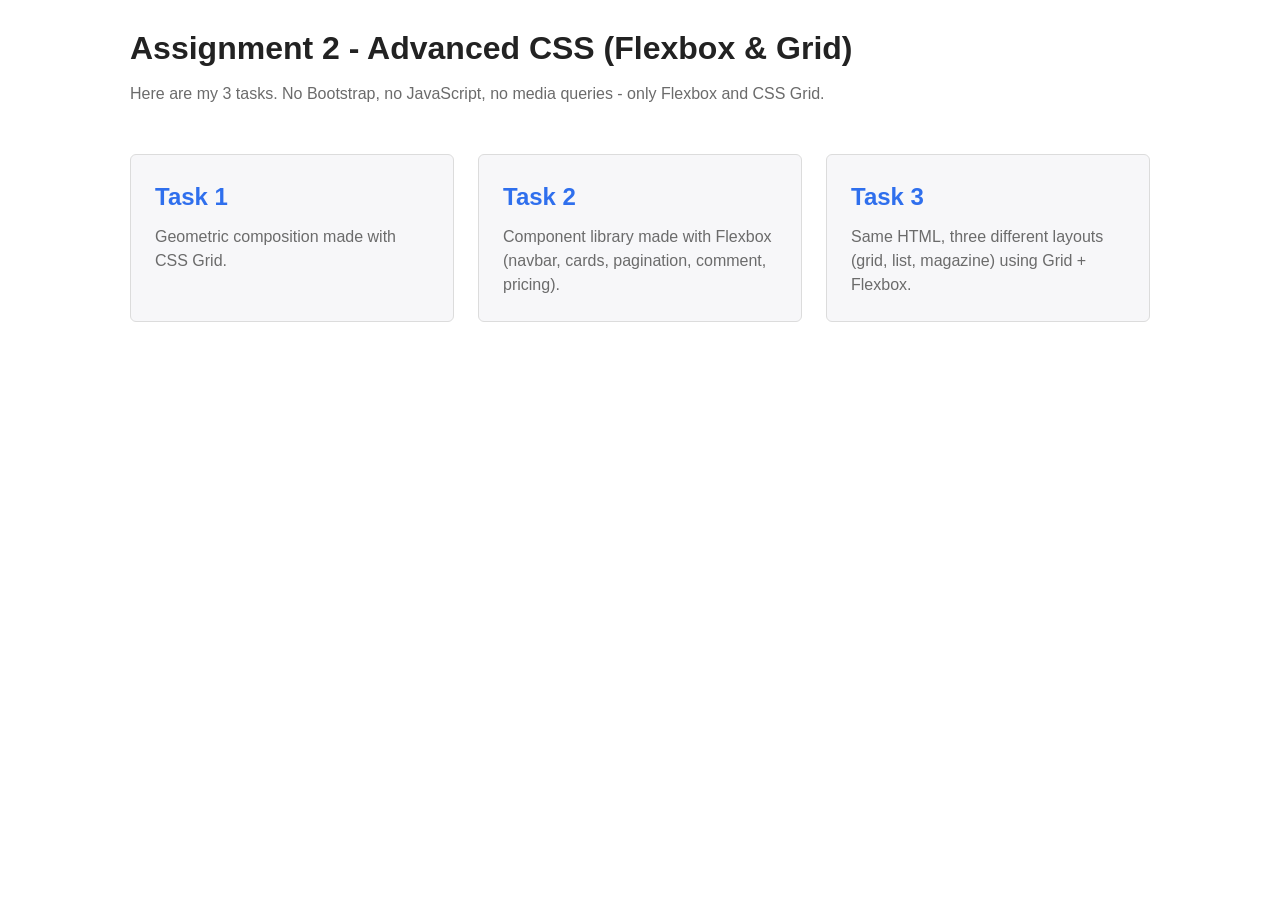
<file: index.html>
<!DOCTYPE html>
<html lang="en">
<head>
<meta charset="UTF-8">
<meta name="viewport" content="width=device-width, initial-scale=1.0">
<title>Assignment 2 - Advanced CSS</title>
<link rel="stylesheet" href="shared/base.css">
<link rel="stylesheet" href="index.css">
</head>
<body>
  <main class="container">
    <h1>Assignment 2 - Advanced CSS (Flexbox &amp; Grid)</h1>
    <p class="intro">Here are my 3 tasks. No Bootstrap, no JavaScript, no media queries - only Flexbox and CSS Grid.</p>

    <div class="task-list">
      <a class="task-card" href="task1/index.html">
        <h2>Task 1</h2>
        <p>Geometric composition made with CSS Grid.</p>
      </a>
      <a class="task-card" href="task2/index.html">
        <h2>Task 2</h2>
        <p>Component library made with Flexbox (navbar, cards, pagination, comment, pricing).</p>
      </a>
      <a class="task-card" href="task3/grid.html">
        <h2>Task 3</h2>
        <p>Same HTML, three different layouts (grid, list, magazine) using Grid + Flexbox.</p>
      </a>
    </div>
  </main>
</body>
</html>
</file>
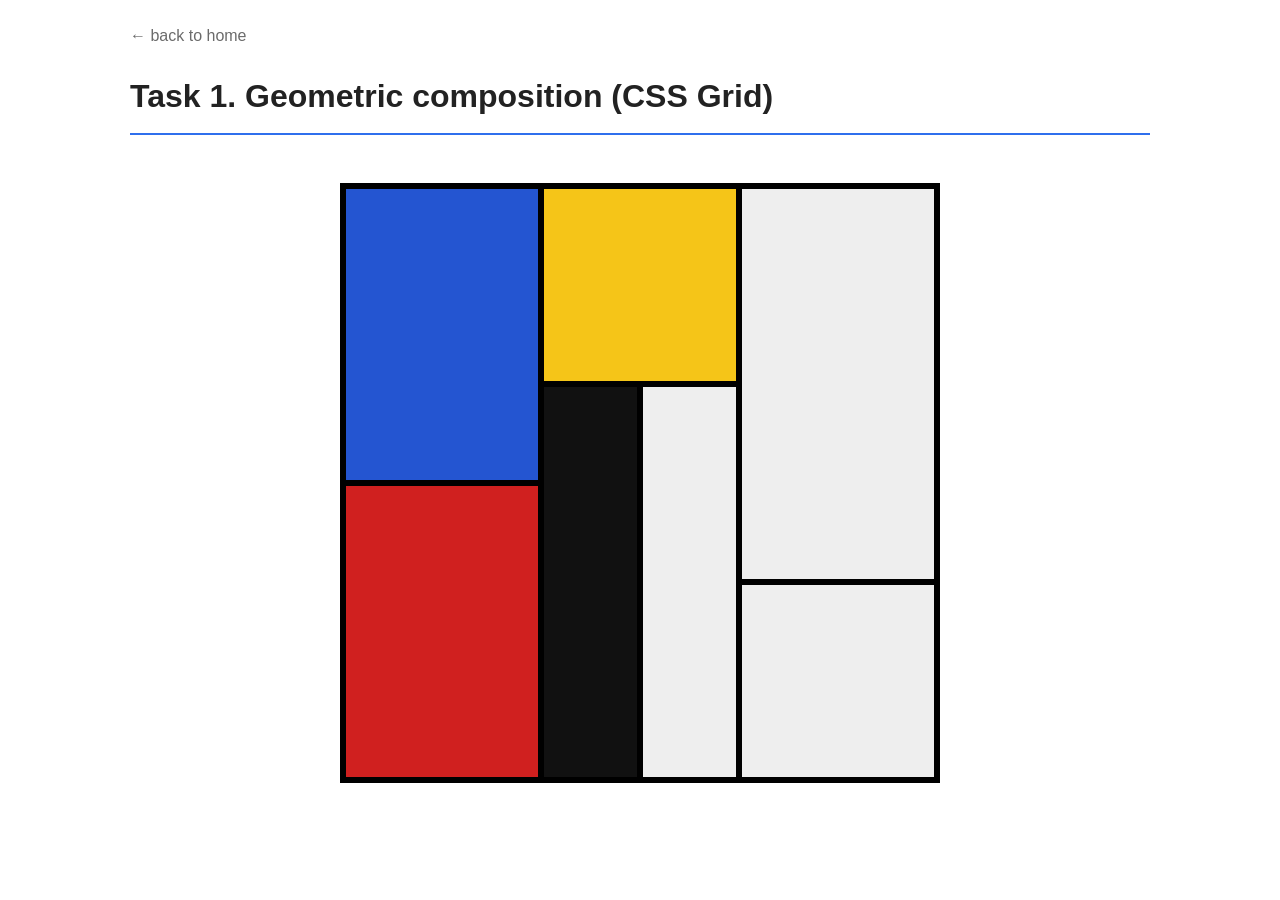
<file: task1/index.html>
<!DOCTYPE html>
<html lang="en">
<head>
<meta charset="UTF-8">
<meta name="viewport" content="width=device-width, initial-scale=1.0">
<title>Task 1 - Geometric composition (CSS Grid)</title>
<link rel="stylesheet" href="../shared/base.css">
<link rel="stylesheet" href="style.css">
</head>
<body>
  <main class="container">
    <a class="back-link" href="../index.html">&larr; back to home</a>
    <h1 class="page-title">Task 1. Geometric composition (CSS Grid)</h1>

    <!-- the picture itself, made with one CSS Grid -->
    <div class="composition">
      <div class="block block-blue"></div>
      <div class="block block-yellow"></div>
      <div class="block block-grey1"></div>
      <div class="block block-red"></div>
      <div class="block block-black"></div>
      <div class="block block-grey2"></div>
      <div class="block block-grey3"></div>
    </div>

  </main>
</body>
</html>
</file>
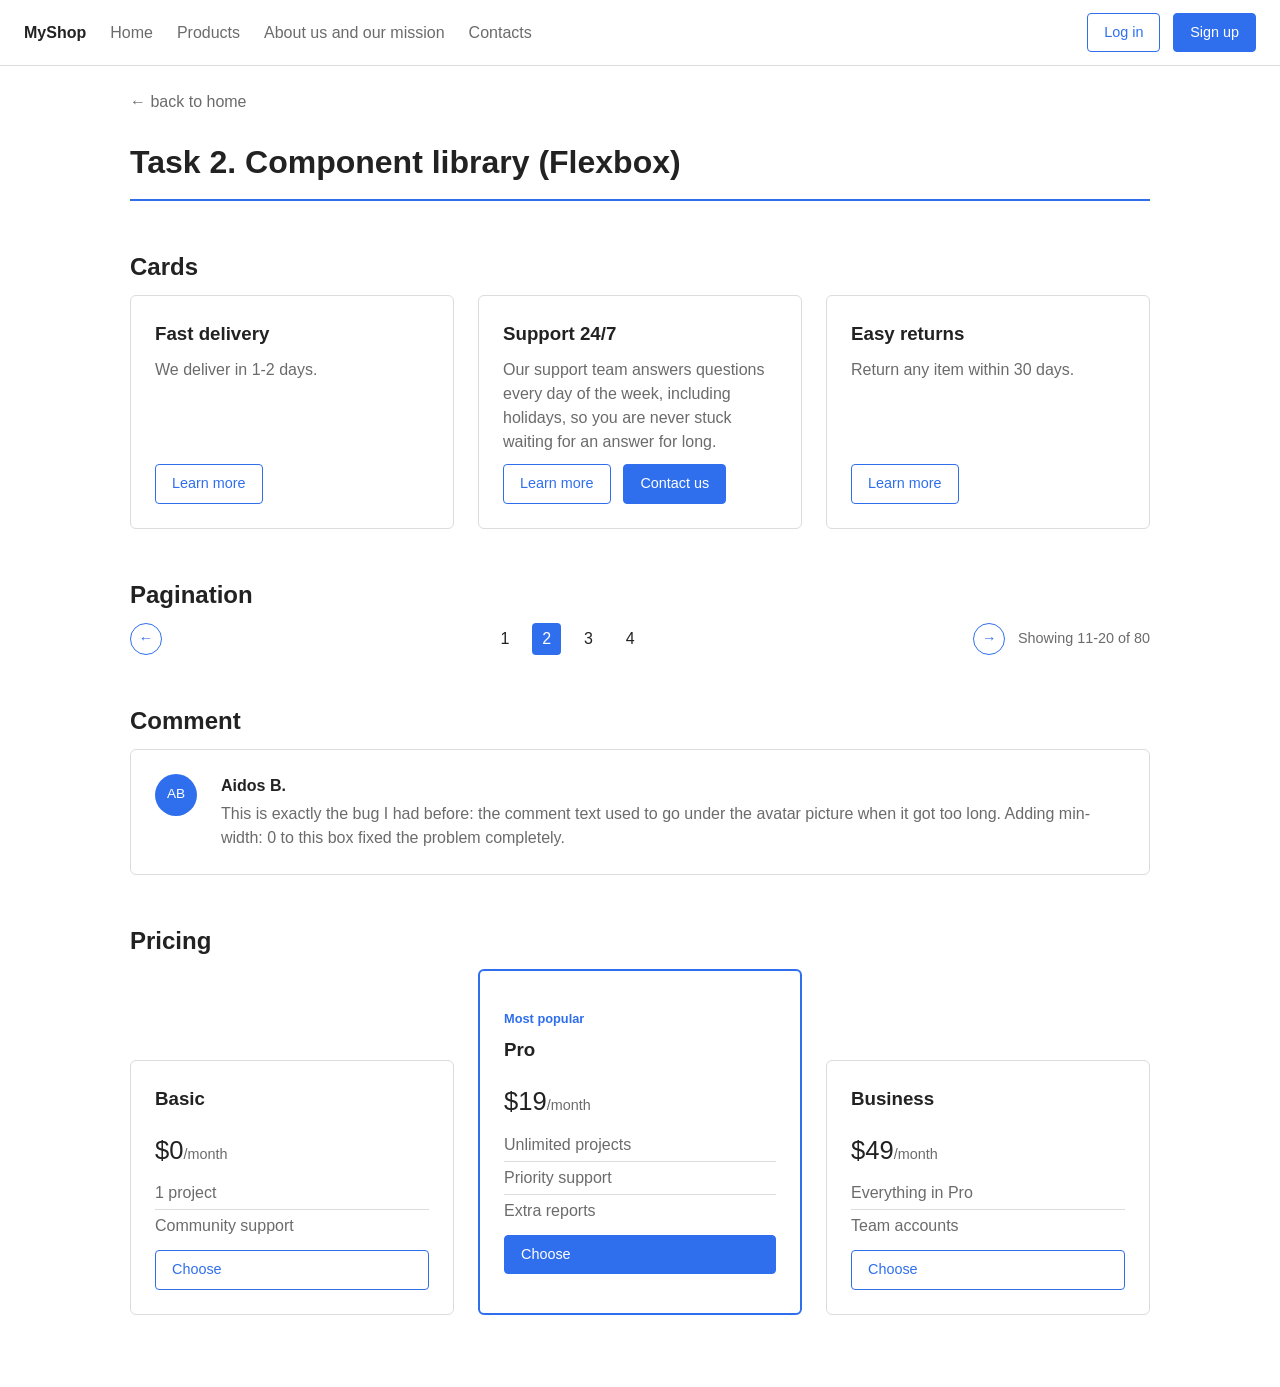
<file: task2/index.html>
<!DOCTYPE html>
<html lang="en">
<head>
<meta charset="UTF-8">
<meta name="viewport" content="width=device-width, initial-scale=1.0">
<title>Task 2 - Component library (Flexbox)</title>
<link rel="stylesheet" href="../shared/base.css">
<link rel="stylesheet" href="style.css">
</head>
<body>

  <!-- 1. Navbar -->
  <header class="navbar">
    <a class="nav-logo" href="#">MyShop</a>
    <nav class="nav-links">
      <a href="#">Home</a>
      <a href="#">Products</a>
      <a href="#">About us and our mission</a>
      <a href="#">Contacts</a>
    </nav>
    <div class="nav-buttons">
      <a class="btn" href="#">Log in</a>
      <a class="btn btn-primary" href="#">Sign up</a>
    </div>
  </header>

  <main class="container">
    <a class="back-link" href="../index.html">&larr; back to home</a>
    <h1 class="page-title">Task 2. Component library (Flexbox)</h1>

    <!-- 2. Cards -->
    <section class="block-section">
      <h2>Cards</h2>
      <div class="cards">
        <div class="card">
          <h3>Fast delivery</h3>
          <p class="card-text">We deliver in 1-2 days.</p>
          <div class="card-buttons">
            <a class="btn" href="#">Learn more</a>
          </div>
        </div>
        <div class="card">
          <h3>Support 24/7</h3>
          <p class="card-text">Our support team answers questions every day of the week, including holidays, so you are never stuck waiting for an answer for long.</p>
          <div class="card-buttons">
            <a class="btn" href="#">Learn more</a>
            <a class="btn btn-primary" href="#">Contact us</a>
          </div>
        </div>
        <div class="card">
          <h3>Easy returns</h3>
          <p class="card-text">Return any item within 30 days.</p>
          <div class="card-buttons">
            <a class="btn" href="#">Learn more</a>
          </div>
        </div>
      </div>
    </section>

    <!-- 3. Pagination -->
    <section class="block-section">
      <h2>Pagination</h2>
      <div class="pagination">
        <button class="btn btn-round" aria-label="Previous page">&larr;</button>
        <div class="page-numbers">
          <a class="page-num" href="#">1</a>
          <a class="page-num active" href="#">2</a>
          <a class="page-num" href="#">3</a>
          <a class="page-num" href="#">4</a>
        </div>
        <button class="btn btn-round" aria-label="Next page">&rarr;</button>
        <span class="page-count">Showing 11-20 of 80</span>
      </div>
    </section>

    <!-- 4. Comment -->
    <section class="block-section">
      <h2>Comment</h2>
      <div class="comment">
        <div class="comment-avatar">AB</div>
        <div class="comment-text-box">
          <p class="comment-name">Aidos B.</p>
          <p class="comment-text">This is exactly the bug I had before: the comment text used to go under the avatar picture when it got too long. Adding min-width: 0 to this box fixed the problem completely.</p>
        </div>
      </div>
    </section>

    <!-- 5. Pricing -->
    <section class="block-section">
      <h2>Pricing</h2>
      <div class="pricing">
        <div class="plan">
          <h3>Basic</h3>
          <p class="plan-price">$0<span>/month</span></p>
          <ul class="plan-features">
            <li>1 project</li>
            <li>Community support</li>
          </ul>
          <a class="btn" href="#">Choose</a>
        </div>
        <div class="plan plan-featured">
          <p class="plan-tag">Most popular</p>
          <h3>Pro</h3>
          <p class="plan-price">$19<span>/month</span></p>
          <ul class="plan-features">
            <li>Unlimited projects</li>
            <li>Priority support</li>
            <li>Extra reports</li>
          </ul>
          <a class="btn btn-primary" href="#">Choose</a>
        </div>
        <div class="plan">
          <h3>Business</h3>
          <p class="plan-price">$49<span>/month</span></p>
          <ul class="plan-features">
            <li>Everything in Pro</li>
            <li>Team accounts</li>
          </ul>
          <a class="btn" href="#">Choose</a>
        </div>
      </div>
    </section>
  </main>
</body>
</html>
</file>
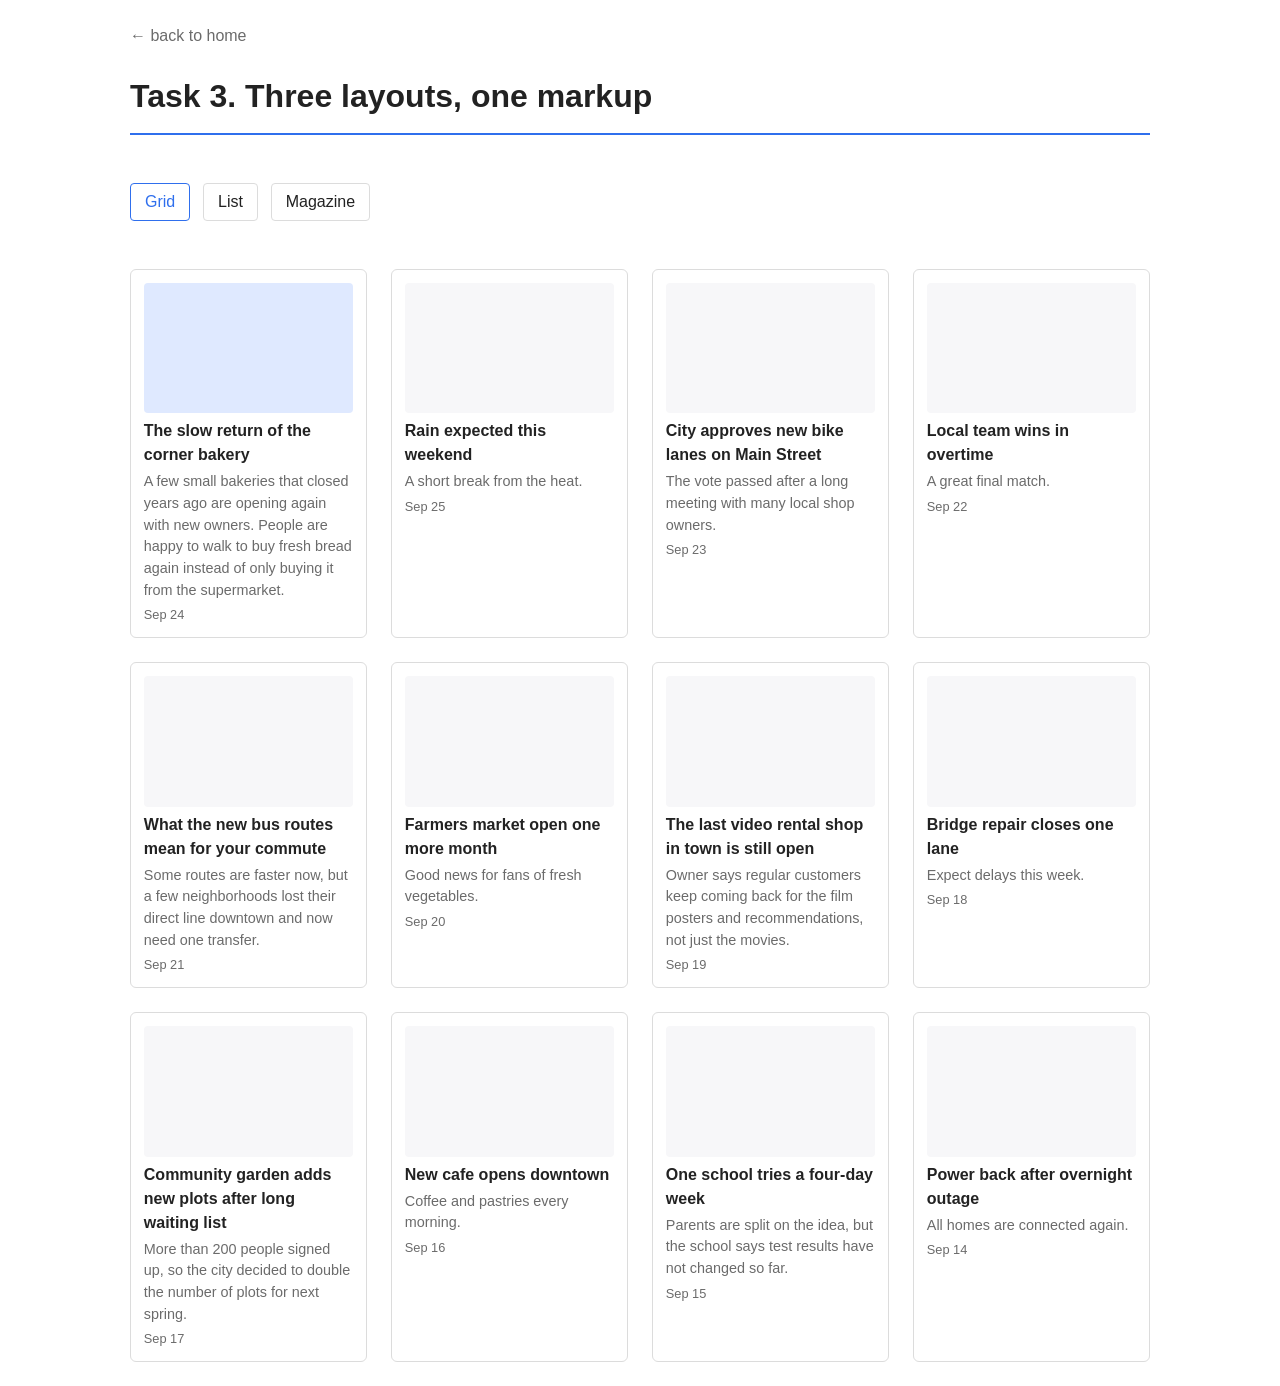
<file: task3/grid.html>
<!DOCTYPE html>
<html lang="en">
<head>
<meta charset="UTF-8">
<meta name="viewport" content="width=device-width, initial-scale=1.0">
<title>Task 3 - Grid mode</title>
<link rel="stylesheet" href="../shared/base.css">
<link rel="stylesheet" href="style.css">
</head>
<body>
  <main class="container">
    <a class="back-link" href="../index.html">&larr; back to home</a>
    <h1 class="page-title">Task 3. Three layouts, one markup</h1>

    <nav class="mode-switch">
      <a class="mode-link active" href="grid.html">Grid</a>
      <a class="mode-link " href="list.html">List</a>
      <a class="mode-link " href="magazine.html">Magazine</a>
    </nav>

    <div class="gallery grid-mode">
      <article class="item lead">
        <div class="item-image"></div>
        <div class="item-body">
          <h3 class="item-title">The slow return of the corner bakery</h3>
          <p class="item-text">A few small bakeries that closed years ago are opening again with new owners. People are happy to walk to buy fresh bread again instead of only buying it from the supermarket.</p>
          <span class="item-date">Sep 24</span>
        </div>
      </article>

      <article class="item">
        <div class="item-image"></div>
        <div class="item-body">
          <h3 class="item-title">Rain expected this weekend</h3>
          <p class="item-text">A short break from the heat.</p>
          <span class="item-date">Sep 25</span>
        </div>
      </article>

      <article class="item">
        <div class="item-image"></div>
        <div class="item-body">
          <h3 class="item-title">City approves new bike lanes on Main Street</h3>
          <p class="item-text">The vote passed after a long meeting with many local shop owners.</p>
          <span class="item-date">Sep 23</span>
        </div>
      </article>

      <article class="item">
        <div class="item-image"></div>
        <div class="item-body">
          <h3 class="item-title">Local team wins in overtime</h3>
          <p class="item-text">A great final match.</p>
          <span class="item-date">Sep 22</span>
        </div>
      </article>

      <article class="item">
        <div class="item-image"></div>
        <div class="item-body">
          <h3 class="item-title">What the new bus routes mean for your commute</h3>
          <p class="item-text">Some routes are faster now, but a few neighborhoods lost their direct line downtown and now need one transfer.</p>
          <span class="item-date">Sep 21</span>
        </div>
      </article>

      <article class="item">
        <div class="item-image"></div>
        <div class="item-body">
          <h3 class="item-title">Farmers market open one more month</h3>
          <p class="item-text">Good news for fans of fresh vegetables.</p>
          <span class="item-date">Sep 20</span>
        </div>
      </article>

      <article class="item">
        <div class="item-image"></div>
        <div class="item-body">
          <h3 class="item-title">The last video rental shop in town is still open</h3>
          <p class="item-text">Owner says regular customers keep coming back for the film posters and recommendations, not just the movies.</p>
          <span class="item-date">Sep 19</span>
        </div>
      </article>

      <article class="item">
        <div class="item-image"></div>
        <div class="item-body">
          <h3 class="item-title">Bridge repair closes one lane</h3>
          <p class="item-text">Expect delays this week.</p>
          <span class="item-date">Sep 18</span>
        </div>
      </article>

      <article class="item">
        <div class="item-image"></div>
        <div class="item-body">
          <h3 class="item-title">Community garden adds new plots after long waiting list</h3>
          <p class="item-text">More than 200 people signed up, so the city decided to double the number of plots for next spring.</p>
          <span class="item-date">Sep 17</span>
        </div>
      </article>

      <article class="item">
        <div class="item-image"></div>
        <div class="item-body">
          <h3 class="item-title">New cafe opens downtown</h3>
          <p class="item-text">Coffee and pastries every morning.</p>
          <span class="item-date">Sep 16</span>
        </div>
      </article>

      <article class="item">
        <div class="item-image"></div>
        <div class="item-body">
          <h3 class="item-title">One school tries a four-day week</h3>
          <p class="item-text">Parents are split on the idea, but the school says test results have not changed so far.</p>
          <span class="item-date">Sep 15</span>
        </div>
      </article>

      <article class="item">
        <div class="item-image"></div>
        <div class="item-body">
          <h3 class="item-title">Power back after overnight outage</h3>
          <p class="item-text">All homes are connected again.</p>
          <span class="item-date">Sep 14</span>
        </div>
      </article>
    </div>
  </main>
</body>
</html>
</file>
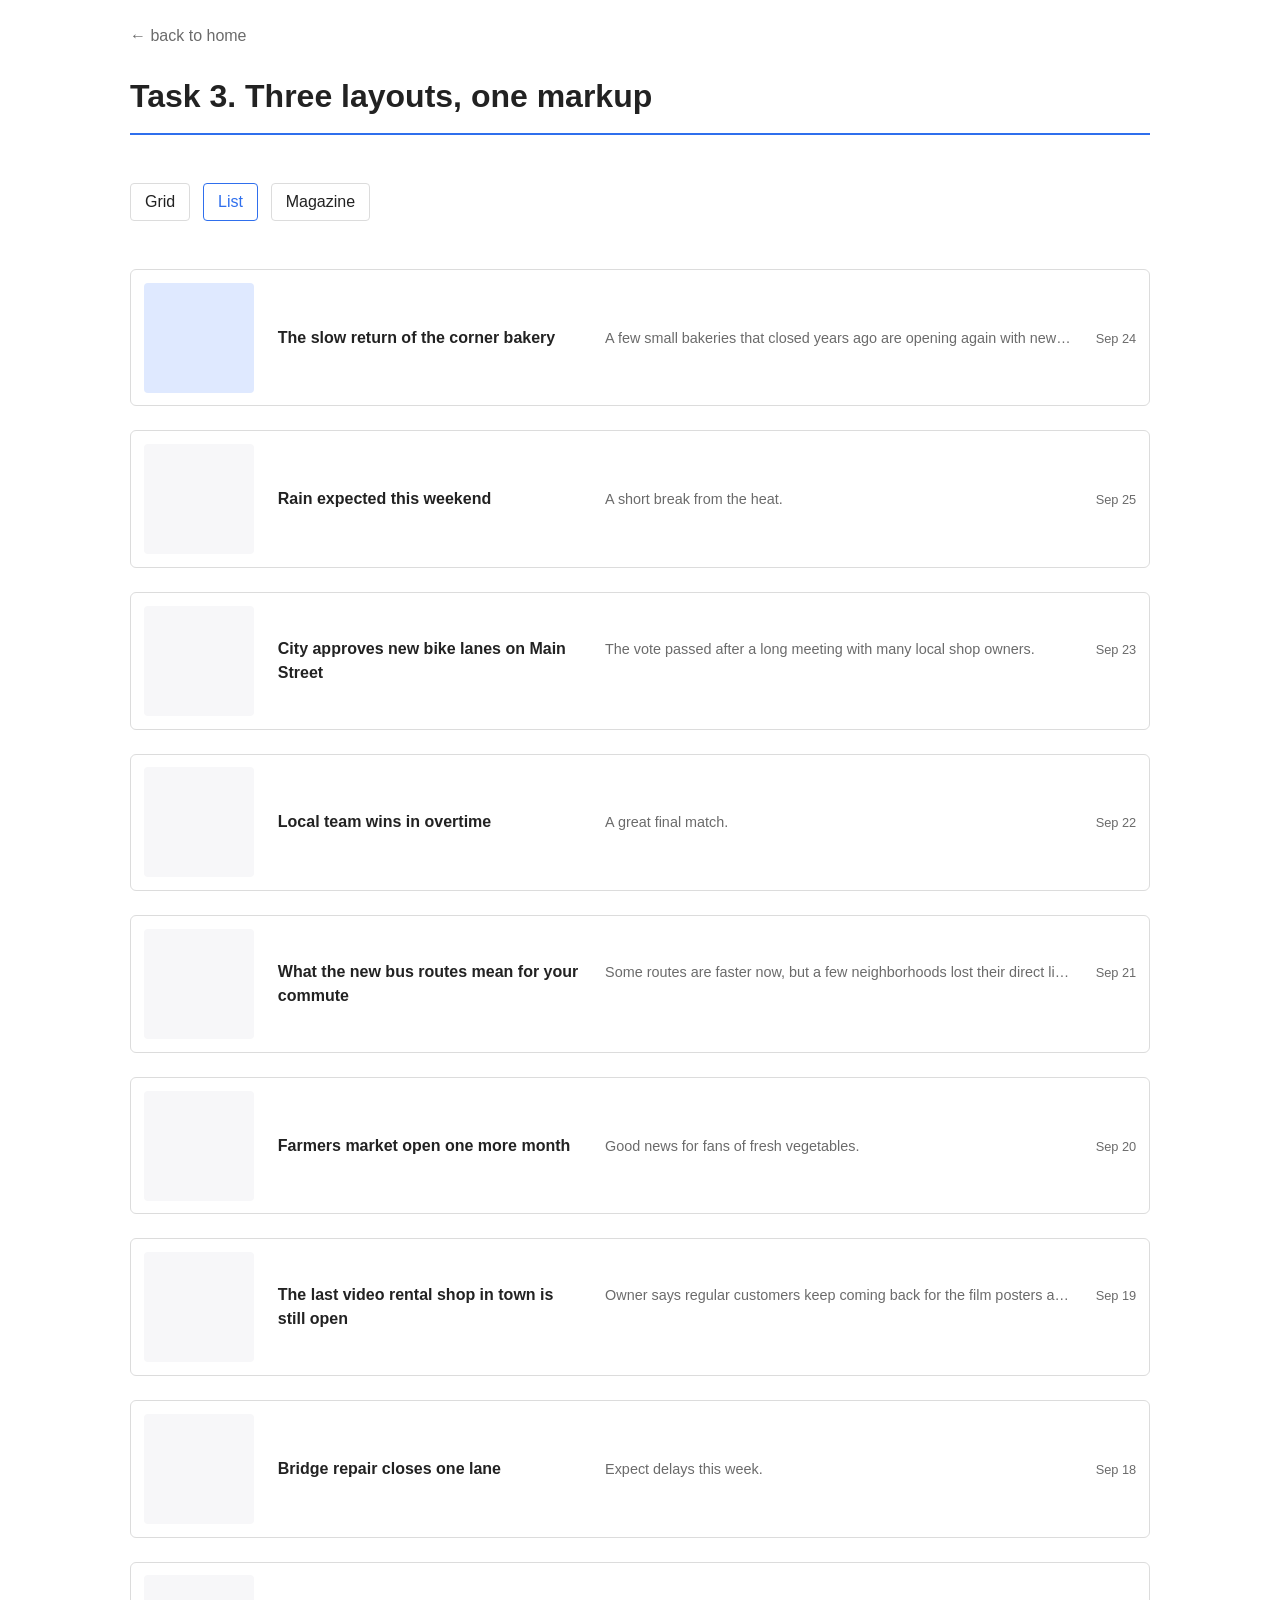
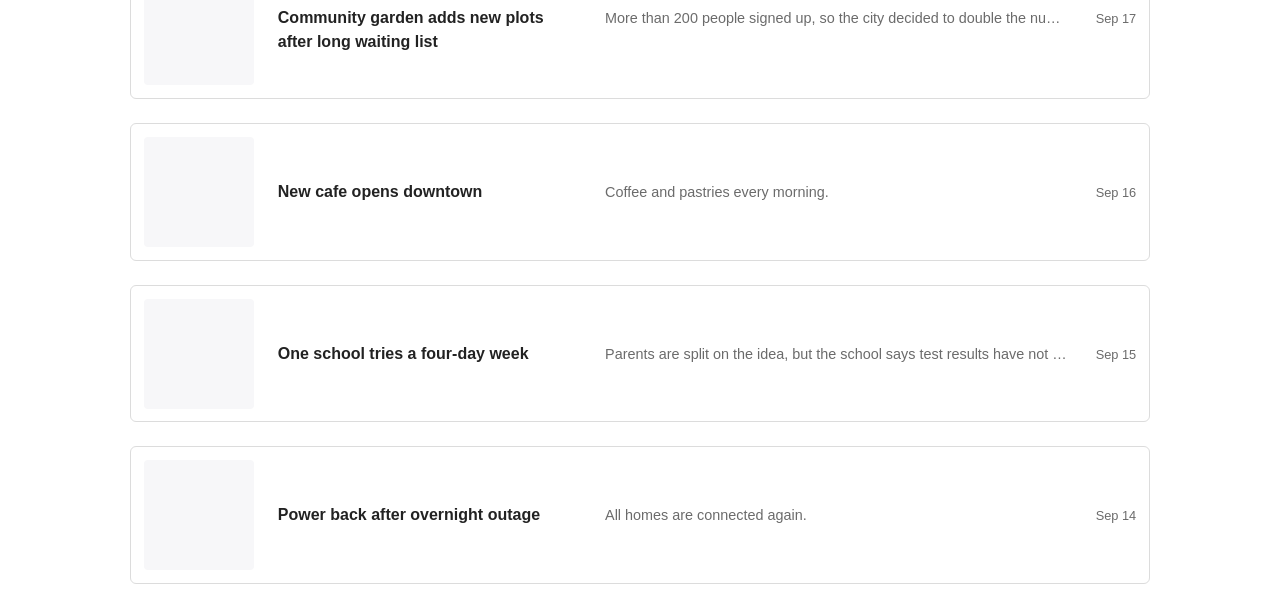
<file: task3/list.html>
<!DOCTYPE html>
<html lang="en">
<head>
<meta charset="UTF-8">
<meta name="viewport" content="width=device-width, initial-scale=1.0">
<title>Task 3 - List mode</title>
<link rel="stylesheet" href="../shared/base.css">
<link rel="stylesheet" href="style.css">
</head>
<body>
  <main class="container">
    <a class="back-link" href="../index.html">&larr; back to home</a>
    <h1 class="page-title">Task 3. Three layouts, one markup</h1>

    <nav class="mode-switch">
      <a class="mode-link " href="grid.html">Grid</a>
      <a class="mode-link active" href="list.html">List</a>
      <a class="mode-link " href="magazine.html">Magazine</a>
    </nav>

    <div class="gallery list-mode">
      <article class="item lead">
        <div class="item-image"></div>
        <div class="item-body">
          <h3 class="item-title">The slow return of the corner bakery</h3>
          <p class="item-text">A few small bakeries that closed years ago are opening again with new owners. People are happy to walk to buy fresh bread again instead of only buying it from the supermarket.</p>
          <span class="item-date">Sep 24</span>
        </div>
      </article>

      <article class="item">
        <div class="item-image"></div>
        <div class="item-body">
          <h3 class="item-title">Rain expected this weekend</h3>
          <p class="item-text">A short break from the heat.</p>
          <span class="item-date">Sep 25</span>
        </div>
      </article>

      <article class="item">
        <div class="item-image"></div>
        <div class="item-body">
          <h3 class="item-title">City approves new bike lanes on Main Street</h3>
          <p class="item-text">The vote passed after a long meeting with many local shop owners.</p>
          <span class="item-date">Sep 23</span>
        </div>
      </article>

      <article class="item">
        <div class="item-image"></div>
        <div class="item-body">
          <h3 class="item-title">Local team wins in overtime</h3>
          <p class="item-text">A great final match.</p>
          <span class="item-date">Sep 22</span>
        </div>
      </article>

      <article class="item">
        <div class="item-image"></div>
        <div class="item-body">
          <h3 class="item-title">What the new bus routes mean for your commute</h3>
          <p class="item-text">Some routes are faster now, but a few neighborhoods lost their direct line downtown and now need one transfer.</p>
          <span class="item-date">Sep 21</span>
        </div>
      </article>

      <article class="item">
        <div class="item-image"></div>
        <div class="item-body">
          <h3 class="item-title">Farmers market open one more month</h3>
          <p class="item-text">Good news for fans of fresh vegetables.</p>
          <span class="item-date">Sep 20</span>
        </div>
      </article>

      <article class="item">
        <div class="item-image"></div>
        <div class="item-body">
          <h3 class="item-title">The last video rental shop in town is still open</h3>
          <p class="item-text">Owner says regular customers keep coming back for the film posters and recommendations, not just the movies.</p>
          <span class="item-date">Sep 19</span>
        </div>
      </article>

      <article class="item">
        <div class="item-image"></div>
        <div class="item-body">
          <h3 class="item-title">Bridge repair closes one lane</h3>
          <p class="item-text">Expect delays this week.</p>
          <span class="item-date">Sep 18</span>
        </div>
      </article>

      <article class="item">
        <div class="item-image"></div>
        <div class="item-body">
          <h3 class="item-title">Community garden adds new plots after long waiting list</h3>
          <p class="item-text">More than 200 people signed up, so the city decided to double the number of plots for next spring.</p>
          <span class="item-date">Sep 17</span>
        </div>
      </article>

      <article class="item">
        <div class="item-image"></div>
        <div class="item-body">
          <h3 class="item-title">New cafe opens downtown</h3>
          <p class="item-text">Coffee and pastries every morning.</p>
          <span class="item-date">Sep 16</span>
        </div>
      </article>

      <article class="item">
        <div class="item-image"></div>
        <div class="item-body">
          <h3 class="item-title">One school tries a four-day week</h3>
          <p class="item-text">Parents are split on the idea, but the school says test results have not changed so far.</p>
          <span class="item-date">Sep 15</span>
        </div>
      </article>

      <article class="item">
        <div class="item-image"></div>
        <div class="item-body">
          <h3 class="item-title">Power back after overnight outage</h3>
          <p class="item-text">All homes are connected again.</p>
          <span class="item-date">Sep 14</span>
        </div>
      </article>
    </div>
  </main>
</body>
</html>
</file>
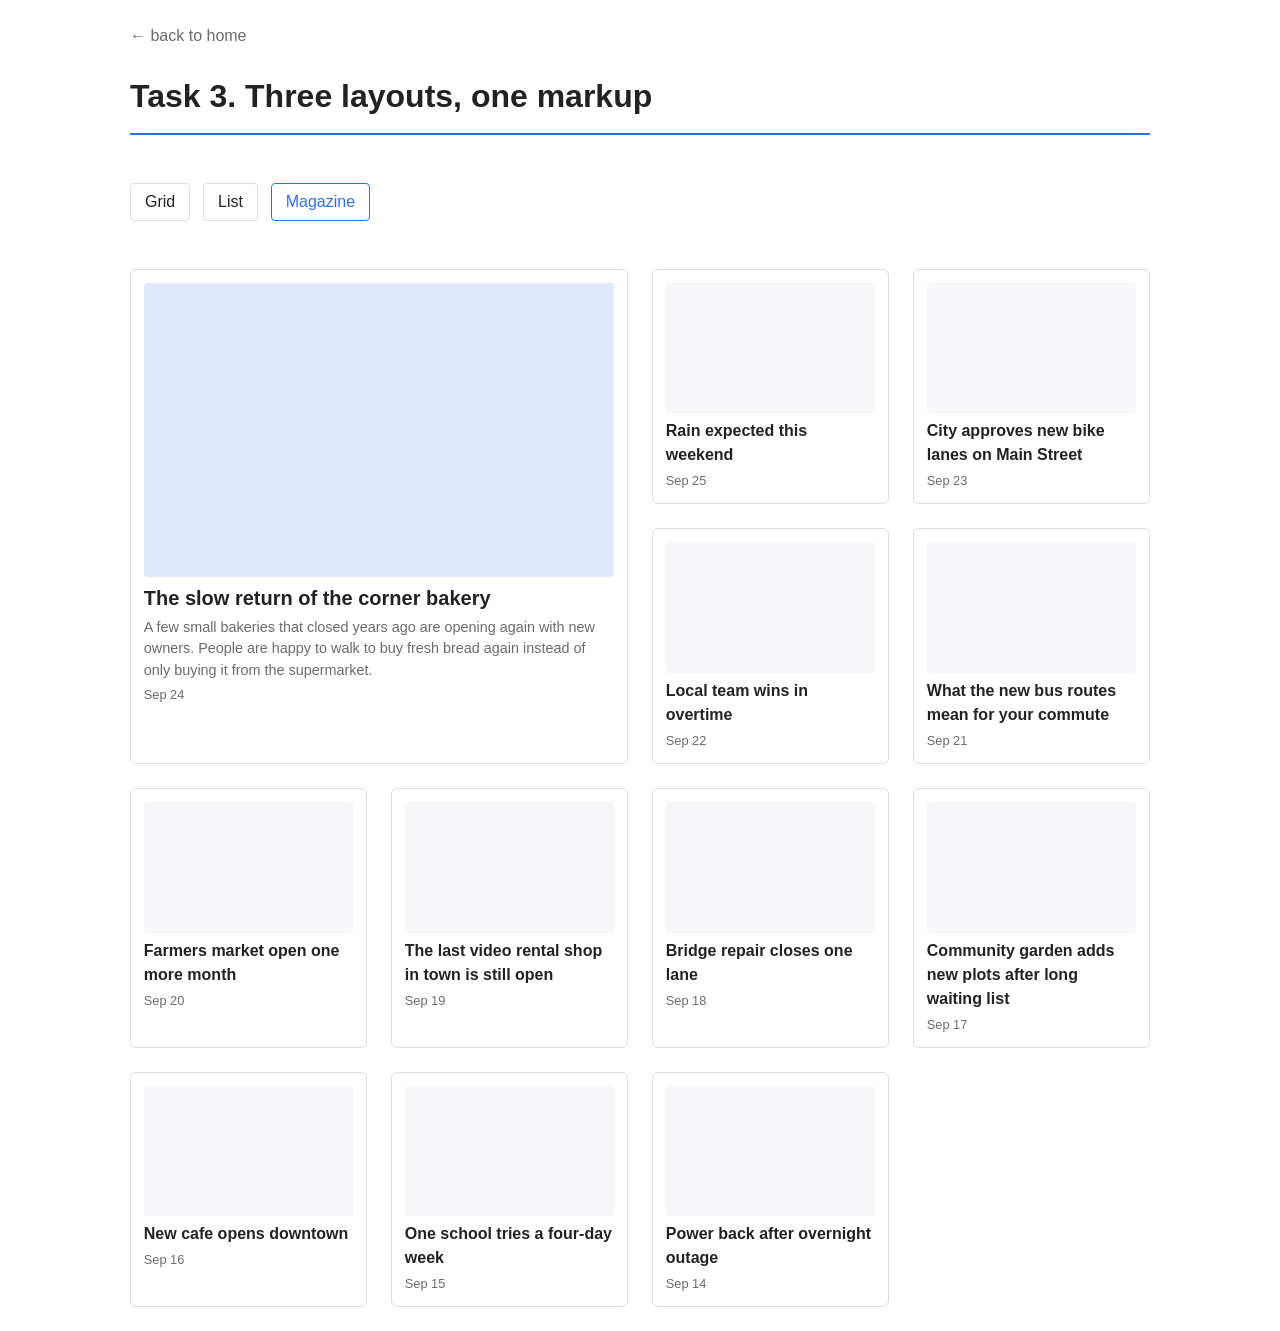
<file: task3/magazine.html>
<!DOCTYPE html>
<html lang="en">
<head>
<meta charset="UTF-8">
<meta name="viewport" content="width=device-width, initial-scale=1.0">
<title>Task 3 - Magazine mode</title>
<link rel="stylesheet" href="../shared/base.css">
<link rel="stylesheet" href="style.css">
</head>
<body>
  <main class="container">
    <a class="back-link" href="../index.html">&larr; back to home</a>
    <h1 class="page-title">Task 3. Three layouts, one markup</h1>

    <nav class="mode-switch">
      <a class="mode-link " href="grid.html">Grid</a>
      <a class="mode-link " href="list.html">List</a>
      <a class="mode-link active" href="magazine.html">Magazine</a>
    </nav>

    <div class="gallery magazine-mode">
      <article class="item lead">
        <div class="item-image"></div>
        <div class="item-body">
          <h3 class="item-title">The slow return of the corner bakery</h3>
          <p class="item-text">A few small bakeries that closed years ago are opening again with new owners. People are happy to walk to buy fresh bread again instead of only buying it from the supermarket.</p>
          <span class="item-date">Sep 24</span>
        </div>
      </article>

      <article class="item">
        <div class="item-image"></div>
        <div class="item-body">
          <h3 class="item-title">Rain expected this weekend</h3>
          <p class="item-text">A short break from the heat.</p>
          <span class="item-date">Sep 25</span>
        </div>
      </article>

      <article class="item">
        <div class="item-image"></div>
        <div class="item-body">
          <h3 class="item-title">City approves new bike lanes on Main Street</h3>
          <p class="item-text">The vote passed after a long meeting with many local shop owners.</p>
          <span class="item-date">Sep 23</span>
        </div>
      </article>

      <article class="item">
        <div class="item-image"></div>
        <div class="item-body">
          <h3 class="item-title">Local team wins in overtime</h3>
          <p class="item-text">A great final match.</p>
          <span class="item-date">Sep 22</span>
        </div>
      </article>

      <article class="item">
        <div class="item-image"></div>
        <div class="item-body">
          <h3 class="item-title">What the new bus routes mean for your commute</h3>
          <p class="item-text">Some routes are faster now, but a few neighborhoods lost their direct line downtown and now need one transfer.</p>
          <span class="item-date">Sep 21</span>
        </div>
      </article>

      <article class="item">
        <div class="item-image"></div>
        <div class="item-body">
          <h3 class="item-title">Farmers market open one more month</h3>
          <p class="item-text">Good news for fans of fresh vegetables.</p>
          <span class="item-date">Sep 20</span>
        </div>
      </article>

      <article class="item">
        <div class="item-image"></div>
        <div class="item-body">
          <h3 class="item-title">The last video rental shop in town is still open</h3>
          <p class="item-text">Owner says regular customers keep coming back for the film posters and recommendations, not just the movies.</p>
          <span class="item-date">Sep 19</span>
        </div>
      </article>

      <article class="item">
        <div class="item-image"></div>
        <div class="item-body">
          <h3 class="item-title">Bridge repair closes one lane</h3>
          <p class="item-text">Expect delays this week.</p>
          <span class="item-date">Sep 18</span>
        </div>
      </article>

      <article class="item">
        <div class="item-image"></div>
        <div class="item-body">
          <h3 class="item-title">Community garden adds new plots after long waiting list</h3>
          <p class="item-text">More than 200 people signed up, so the city decided to double the number of plots for next spring.</p>
          <span class="item-date">Sep 17</span>
        </div>
      </article>

      <article class="item">
        <div class="item-image"></div>
        <div class="item-body">
          <h3 class="item-title">New cafe opens downtown</h3>
          <p class="item-text">Coffee and pastries every morning.</p>
          <span class="item-date">Sep 16</span>
        </div>
      </article>

      <article class="item">
        <div class="item-image"></div>
        <div class="item-body">
          <h3 class="item-title">One school tries a four-day week</h3>
          <p class="item-text">Parents are split on the idea, but the school says test results have not changed so far.</p>
          <span class="item-date">Sep 15</span>
        </div>
      </article>

      <article class="item">
        <div class="item-image"></div>
        <div class="item-body">
          <h3 class="item-title">Power back after overnight outage</h3>
          <p class="item-text">All homes are connected again.</p>
          <span class="item-date">Sep 14</span>
        </div>
      </article>
    </div>
  </main>
</body>
</html>
</file>
<file: shared/base.css>
/* 
  This is the shared stylesheet. I put here everything that
  repeats on every page: colors, fonts, spacing and buttons.
  This way all 3 tasks look like one website, not three
  different exercises.
*/

:root {
  --main-color: #2f6fed;      /* blue accent I use for buttons/links */
  --dark-text: #222222;
  --light-text: #6b6b6b;
  --border-color: #dcdcdc;
  --bg-light: #f7f7f9;

  /* I used clamp() here so the spacing gets a little bigger on a
     big screen and a little smaller on a small screen. This helps
     with responsiveness without writing media queries. */
  --gap-small: clamp(8px, 1vw, 14px);
  --gap-medium: clamp(14px, 2vw, 24px);
  --gap-large: clamp(24px, 4vw, 48px);
}

* {
  box-sizing: border-box;
}

body {
  margin: 0;
  font-family: Arial, Helvetica, sans-serif;
  color: var(--dark-text);
  line-height: 1.5;
  background: #ffffff;
}

h1, h2, h3 {
  margin: 0 0 10px 0;
}

p {
  margin: 0 0 10px 0;
}

a {
  color: var(--main-color);
}

.container {
  max-width: 1100px;
  margin: 0 auto;
  padding: var(--gap-medium) clamp(16px, 4vw, 40px);
}

.back-link {
  display: inline-block;
  margin-bottom: var(--gap-medium);
  text-decoration: none;
  color: var(--light-text);
}
.back-link:hover {
  color: var(--main-color);
}

/* one button style used everywhere so the buttons look the same */
.btn {
  display: inline-block;
  padding: 8px 16px;
  border-radius: 4px;
  border: 1px solid var(--main-color);
  text-decoration: none;
  font-size: 0.9rem;
  cursor: pointer;
  background: #ffffff;
  color: var(--main-color);
}
.btn:hover {
  background: var(--main-color);
  color: #ffffff;
}
.btn-primary {
  background: var(--main-color);
  color: #ffffff;
}
.btn-primary:hover {
  background: #1e56c9;
}
.btn-round {
  border-radius: 50%;
  width: 32px;
  height: 32px;
  padding: 0;
  text-align: center;
  line-height: 1;
}

.page-title {
  border-bottom: 2px solid var(--main-color);
  padding-bottom: var(--gap-small);
  margin-bottom: var(--gap-large);
}
</file>
<file: index.css>
.intro {
  color: var(--light-text);
  margin-bottom: var(--gap-large);
}

/* I used flexbox here just to put the 3 task cards in a row
   and let them wrap to a new line on a small screen */
.task-list {
  display: flex;
  flex-wrap: wrap;
  gap: var(--gap-medium);
}

.task-card {
  flex: 1 1 220px; /* grow, shrink, but try to be at least 220px wide */
  text-decoration: none;
  color: var(--dark-text);
  border: 1px solid var(--border-color);
  border-radius: 6px;
  padding: var(--gap-medium);
  background: var(--bg-light);
}
.task-card:hover {
  border-color: var(--main-color);
}
.task-card h2 {
  color: var(--main-color);
}
.task-card p {
  color: var(--light-text);
  margin-bottom: 0;
}
</file>
<file: task1/style.css>
/*
  Task 1 - the grid itself.
  6 columns, 6 rows, all equal (1fr each).
  gap makes the black lines - the background of the grid is black
  and the gap shows through, so the lines are not borders.
  I made the whole grid a square with vmin, so it scales with the
  window but never grows taller than the screen height.
*/
.composition {
  display: grid;
  grid-template-columns: repeat(6, 1fr);
  grid-template-rows: repeat(6, 1fr);
  gap: 6px;
  background: #000000;
  padding: 6px;

  /* min(80vmin, 600px) = it will never be bigger than 600px,
     but on a small screen it shrinks with the window */
  width: min(80vmin, 600px);
  height: min(80vmin, 600px);
  margin: 0 auto;
}

/* each block just spans some columns and some rows.
   I counted the squares in the picture from the assignment PDF
   to figure out these numbers. */
.block-blue {
  grid-column: 1 / 3;
  grid-row: 1 / 4;
  background: #2455d1;
}
.block-yellow {
  grid-column: 3 / 5;
  grid-row: 1 / 3;
  background: #f5c518;
}
.block-grey1 {
  grid-column: 5 / 7;
  grid-row: 1 / 5;
  background: #eeeeee;
}
.block-red {
  grid-column: 1 / 3;
  grid-row: 4 / 7;
  background: #d0201f;
}
.block-black {
  grid-column: 3 / 4;
  grid-row: 3 / 7;
  background: #111111;
}
.block-grey2 {
  grid-column: 4 / 5;
  grid-row: 3 / 7;
  background: #eeeeee;
}
.block-grey3 {
  grid-column: 5 / 7;
  grid-row: 5 / 7;
  background: #eeeeee;
}
</file>
<file: task2/style.css>
.block-section {
  margin-bottom: var(--gap-large);
}

/* ------------------------------------------------
   1. NAVBAR
   logo on the left, links in the middle, buttons on
   the right. margin-left: auto on nav-buttons is what
   pushes them to the right edge.
   ------------------------------------------------ */
.navbar {
  display: flex;
  align-items: center;
  flex-wrap: wrap;
  gap: var(--gap-medium);
  padding: var(--gap-small) var(--gap-medium);
  border-bottom: 1px solid var(--border-color);
}
.nav-logo {
  font-weight: bold;
  text-decoration: none;
  color: var(--dark-text);
}
.nav-links {
  display: flex;
  flex-wrap: wrap;
  gap: var(--gap-medium);
}
.nav-links a {
  text-decoration: none;
  color: var(--light-text);
}
.nav-links a:hover {
  color: var(--main-color);
}
.nav-buttons {
  display: flex;
  gap: var(--gap-small);
  margin-left: auto; /* this is the trick that keeps buttons on the right */
}

/* ------------------------------------------------
   2. CARDS
   flex-wrap so they go to a new line on small screens.
   Each card is a flex column so the button can be
   pushed to the bottom with margin-top: auto.
   ------------------------------------------------ */
.cards {
  display: flex;
  flex-wrap: wrap;
  gap: var(--gap-medium);
}
.card {
  flex: 1 1 240px;
  display: flex;
  flex-direction: column;
  border: 1px solid var(--border-color);
  border-radius: 6px;
  padding: var(--gap-medium);
}
.card-text {
  color: var(--light-text);
  flex: 1 1 auto; /* takes all the free space, so cards keep growing evenly */
}
.card-buttons {
  margin-top: auto; /* always sticks to the bottom of the card */
  display: flex;
  gap: var(--gap-small);
  flex-wrap: wrap;
}

/* ------------------------------------------------
   3. PAGINATION
   ------------------------------------------------ */
.pagination {
  display: flex;
  align-items: center;
  flex-wrap: wrap;
  gap: var(--gap-small);
}
.page-numbers {
  display: flex;
  flex: 1 1 auto;
  justify-content: center;
  gap: var(--gap-small);
}
.page-num {
  text-decoration: none;
  color: var(--dark-text);
  padding: 4px 10px;
  border-radius: 4px;
}
.page-num.active {
  background: var(--main-color);
  color: #ffffff;
}
.page-count {
  margin-left: auto;
  color: var(--light-text);
  font-size: 0.9rem;
}

/* ------------------------------------------------
   4. COMMENT
   avatar keeps a fixed size, text box gets min-width: 0
   so it wraps instead of pushing wider than the row.
   ------------------------------------------------ */
.comment {
  display: flex;
  gap: var(--gap-medium);
  align-items: flex-start;
  border: 1px solid var(--border-color);
  border-radius: 6px;
  padding: var(--gap-medium);
}
.comment-avatar {
  flex-shrink: 0; /* the avatar is the only fixed size element allowed */
  width: 42px;
  height: 42px;
  border-radius: 50%;
  background: var(--main-color);
  color: #ffffff;
  display: flex;
  align-items: center;
  justify-content: center;
  font-size: 0.85rem;
}
.comment-text-box {
  min-width: 0; /* without this, long words push under the avatar */
}
.comment-name {
  font-weight: bold;
  margin-bottom: 4px;
}
.comment-text {
  color: var(--light-text);
  margin: 0;
}

/* ------------------------------------------------
   5. PRICING
   align-items: flex-end on the row means all the plans
   line up at the bottom, so the taller (featured) plan
   just pushes up higher, no fixed height needed.
   ------------------------------------------------ */
.pricing {
  display: flex;
  flex-wrap: wrap;
  align-items: flex-end;
  gap: var(--gap-medium);
}
.plan {
  flex: 1 1 220px;
  display: flex;
  flex-direction: column;
  gap: 8px;
  border: 1px solid var(--border-color);
  border-radius: 6px;
  padding: var(--gap-medium);
}
.plan-featured {
  border: 2px solid var(--main-color);
  padding-top: calc(var(--gap-medium) * 1.6);
  padding-bottom: calc(var(--gap-medium) * 1.6);
}
.plan-tag {
  color: var(--main-color);
  font-size: 0.8rem;
  font-weight: bold;
  margin: 0;
}
.plan-price {
  font-size: 1.6rem;
  margin: 0;
}
.plan-price span {
  font-size: 0.9rem;
  color: var(--light-text);
}
.plan-features {
  list-style: none;
  margin: 0;
  padding: 0;
  flex: 1 1 auto;
  color: var(--light-text);
}
.plan-features li {
  padding: 4px 0;
  border-top: 1px solid var(--border-color);
}
.plan-features li:first-child {
  border-top: none;
}
</file>
<file: task3/style.css>
@import url('../shared/base.css');

.mode-switch {
  display: flex;
  gap: var(--gap-small);
  margin-bottom: var(--gap-large);
}
.mode-link {
  text-decoration: none;
  color: var(--dark-text);
  padding: 6px 14px;
  border: 1px solid var(--border-color);
  border-radius: 4px;
}
.mode-link.active {
  border-color: var(--main-color);
  color: var(--main-color);
}

.gallery {
  display: grid;
  gap: var(--gap-medium);
}

.item {
  display: flex;
  flex-direction: column;
  gap: 6px;
  border: 1px solid var(--border-color);
  border-radius: 6px;
  padding: var(--gap-small);
  overflow: hidden;
}
.item-image {
  aspect-ratio: 16 / 10;
  background: var(--bg-light);
  border-radius: 4px;
  flex-shrink: 0;
}
.item-body {
  display: flex;
  flex-direction: column;
  gap: 4px;
  min-width: 0; 
}
.item-title {
  margin: 0;
  font-size: 1rem;
}
.item-text {
  margin: 0;
  color: var(--light-text);
  font-size: 0.9rem;
}
.item-date {
  color: var(--light-text);
  font-size: 0.8rem;
}
.item.lead .item-image {
  background: #dfe9ff;
}

.gallery.grid-mode {
  grid-template-columns: repeat(auto-fit, minmax(220px, 1fr));
}


.gallery.list-mode {
  grid-template-columns: 1fr;
}
.gallery.list-mode .item {
  flex-direction: row;
  align-items: center;
  gap: var(--gap-medium);
}
.gallery.list-mode .item-image {
  width: 110px;
  aspect-ratio: 1 / 1;
}
.gallery.list-mode .item-body {
  flex-direction: row;
  flex-wrap: wrap;
  align-items: baseline;
  gap: 6px var(--gap-medium);
  flex: 1 1 auto;
}
.gallery.list-mode .item-title {
  flex: 1 1 200px;
}
.gallery.list-mode .item-text {
  flex: 2 1 260px;
  white-space: nowrap;
  overflow: hidden;
  text-overflow: ellipsis;
}
.gallery.list-mode .item-date {
  margin-left: auto;
}

.gallery.magazine-mode {
  grid-template-columns: repeat(auto-fit, minmax(200px, 1fr));
  grid-auto-rows: minmax(160px, auto);
}
.gallery.magazine-mode .item.lead {
  grid-column: span 2;
  grid-row: span 2;
}
.gallery.magazine-mode .item.lead .item-title {
  font-size: 1.25rem;
}
.gallery.magazine-mode .item:not(.lead) .item-text {
  display: none; 
}
</file>
